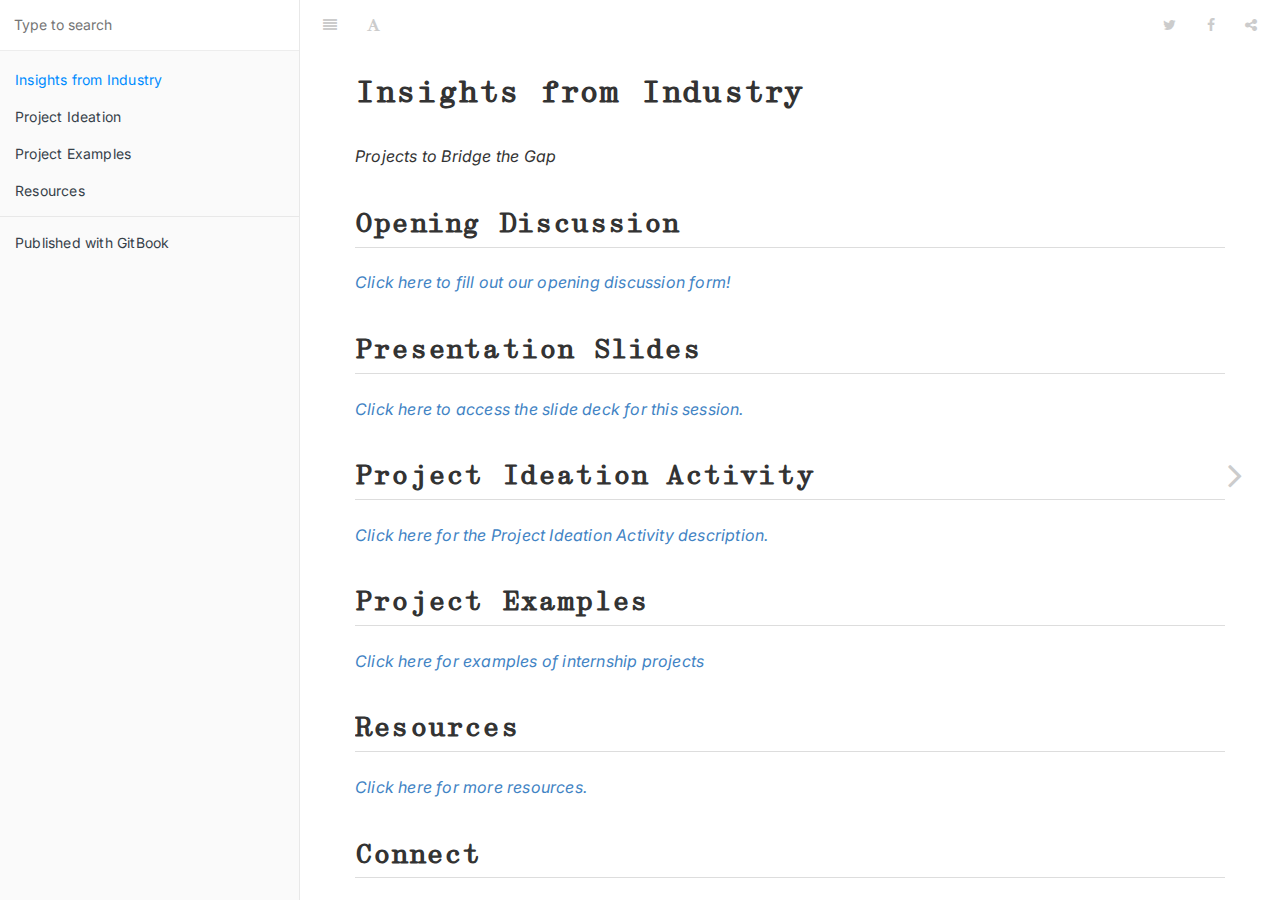
<file: index.html>
<!DOCTYPE HTML>
<html lang="" >
    <head>
        <meta charset="UTF-8">
        <meta content="text/html; charset=utf-8" http-equiv="Content-Type">
        <title>Insights from Industry · Insights from Industry</title>
        <meta http-equiv="X-UA-Compatible" content="IE=edge" />
        <meta name="description" content="">
        <meta name="generator" content="GitBook 3.2.3">
        
        
        
    
    <link rel="stylesheet" href="gitbook/style.css">

    
            
                
                <link rel="stylesheet" href="gitbook/gitbook-plugin-highlight/website.css">
                
            
                
                <link rel="stylesheet" href="gitbook/gitbook-plugin-search/search.css">
                
            
                
                <link rel="stylesheet" href="gitbook/gitbook-plugin-fontsettings/website.css">
                
            
        

    

    
        
    
        
    
        
    
        
    
        
    
        
        <link rel="stylesheet" href="styles/website.css">
        
    

        
    
    
    <meta name="HandheldFriendly" content="true"/>
    <meta name="viewport" content="width=device-width, initial-scale=1, user-scalable=no">
    <meta name="apple-mobile-web-app-capable" content="yes">
    <meta name="apple-mobile-web-app-status-bar-style" content="black">
    <link rel="apple-touch-icon-precomposed" sizes="152x152" href="gitbook/images/apple-touch-icon-precomposed-152.png">
    <link rel="shortcut icon" href="gitbook/images/favicon.ico" type="image/x-icon">

    
    <link rel="next" href="ProjectIdeation.html" />
    
    

    </head>
    <body>
        
<div class="book">
    <div class="book-summary">
        
            
<div id="book-search-input" role="search">
    <input type="text" placeholder="Type to search" />
</div>

            
                <nav role="navigation">
                


<ul class="summary">
    
    

    

    
        
        
    
        <li class="chapter active" data-level="1.1" data-path="./">
            
                <a href="./">
            
                    
                    Insights from Industry
            
                </a>
            

            
        </li>
    
        <li class="chapter " data-level="1.2" data-path="ProjectIdeation.html">
            
                <a href="ProjectIdeation.html">
            
                    
                    Project Ideation
            
                </a>
            

            
        </li>
    
        <li class="chapter " data-level="1.3" data-path="ProjectExamples.html">
            
                <a href="ProjectExamples.html">
            
                    
                    Project Examples
            
                </a>
            

            
        </li>
    
        <li class="chapter " data-level="1.4" data-path="Resources.html">
            
                <a href="Resources.html">
            
                    
                    Resources
            
                </a>
            

            
        </li>
    

    

    <li class="divider"></li>

    <li>
        <a href="https://www.gitbook.com" target="blank" class="gitbook-link">
            Published with GitBook
        </a>
    </li>
</ul>


                </nav>
            
        
    </div>

    <div class="book-body">
        
            <div class="body-inner">
                
                    

<div class="book-header" role="navigation">
    

    <!-- Title -->
    <h1>
        <i class="fa fa-circle-o-notch fa-spin"></i>
        <a href="." >Insights from Industry</a>
    </h1>
</div>




                    <div class="page-wrapper" tabindex="-1" role="main">
                        <div class="page-inner">
                            
<div id="book-search-results">
    <div class="search-noresults">
    
                                <section class="normal markdown-section">
                                
                                <h1 id="insights-from-industry">Insights from Industry</h1>
<p><em>Projects to Bridge the Gap</em></p>
<h2 id="opening-discussion">Opening Discussion</h2>
<p><a href="https://forms.office.com/r/0KeGHUgrSg" target="_blank">Click here to fill out our opening discussion form!</a></p>
<h2 id="presentation-slides">Presentation Slides</h2>
<p><a href="https://docs.google.com/presentation/d/1swran9DEgRweEjRCqZy858ZWYEgB_o5GhZsMJkZbU_8/edit?usp=sharing" target="_blank">Click here to access the slide deck for this session.</a></p>
<h2 id="project-ideation-activity">Project Ideation Activity</h2>
<p><a href="ProjectIdeation.html">Click here for the Project Ideation Activity description.</a></p>
<h2 id="project-examples">Project Examples</h2>
<p><a href="GitHubCurriculumExamples.md">Click here for examples of internship projects</a></p>
<h2 id="resources">Resources</h2>
<p><a href="Resources.html">Click here for more resources.</a></p>
<h2 id="connect">Connect</h2>
<p>Send an email to <a href="mailto:joseph.maxwell@hyland.com" target="_blank">joseph.maxwell@hyland.com</a> or <a href="https://www.linkedin.com/in/joseph-maxwell-0bb34255/" target="_blank">add me on LinkedIn!</a></p>

                                
                                </section>
                            
    </div>
    <div class="search-results">
        <div class="has-results">
            
            <h1 class="search-results-title"><span class='search-results-count'></span> results matching "<span class='search-query'></span>"</h1>
            <ul class="search-results-list"></ul>
            
        </div>
        <div class="no-results">
            
            <h1 class="search-results-title">No results matching "<span class='search-query'></span>"</h1>
            
        </div>
    </div>
</div>

                        </div>
                    </div>
                
            </div>

            
                
                
                <a href="ProjectIdeation.html" class="navigation navigation-next navigation-unique" aria-label="Next page: Project Ideation">
                    <i class="fa fa-angle-right"></i>
                </a>
                
            
        
    </div>

    <script>
        var gitbook = gitbook || [];
        gitbook.push(function() {
            gitbook.page.hasChanged({"page":{"title":"Insights from Industry","level":"1.1","depth":1,"next":{"title":"Project Ideation","level":"1.2","depth":1,"path":"ProjectIdeation.md","ref":"ProjectIdeation.md","articles":[]},"dir":"ltr"},"config":{"plugins":[],"styles":{"pdf":"styles/pdf.css","epub":"styles/epub.css","mobi":"styles/mobi.css","ebook":"styles/ebook.css","print":"styles/print.css","website":"styles/website.css"},"pluginsConfig":{"highlight":{},"search":{},"lunr":{"maxIndexSize":1000000,"ignoreSpecialCharacters":false},"sharing":{"facebook":true,"twitter":true,"google":false,"weibo":false,"instapaper":false,"vk":false,"all":["facebook","google","twitter","weibo","instapaper"]},"fontsettings":{"theme":"white","family":"sans","size":2},"theme-default":{"styles":{"pdf":"styles/pdf.css","epub":"styles/epub.css","mobi":"styles/mobi.css","ebook":"styles/ebook.css","print":"styles/print.css","website":"styles/website.css"},"showLevel":false}},"theme":"default","pdf":{"pageNumbers":true,"fontSize":12,"fontFamily":"Arial","paperSize":"a4","chapterMark":"pagebreak","pageBreaksBefore":"/","margin":{"right":62,"left":62,"top":56,"bottom":56}},"structure":{"langs":"LANGS.md","readme":"README.md","glossary":"GLOSSARY.md","summary":"SUMMARY.md"},"variables":{},"title":"Insights from Industry","gitbook":"*"},"file":{"path":"README.md","mtime":"2025-06-18T14:37:13.655Z","type":"markdown"},"gitbook":{"version":"3.2.3","time":"2025-06-18T14:37:42.208Z"},"basePath":".","book":{"language":""}});
        });
    </script>
</div>

        
    <script src="gitbook/gitbook.js"></script>
    <script src="gitbook/theme.js"></script>
    
        
        <script src="gitbook/gitbook-plugin-search/search-engine.js"></script>
        
    
        
        <script src="gitbook/gitbook-plugin-search/search.js"></script>
        
    
        
        <script src="gitbook/gitbook-plugin-lunr/lunr.min.js"></script>
        
    
        
        <script src="gitbook/gitbook-plugin-lunr/search-lunr.js"></script>
        
    
        
        <script src="gitbook/gitbook-plugin-sharing/buttons.js"></script>
        
    
        
        <script src="gitbook/gitbook-plugin-fontsettings/fontsettings.js"></script>
        
    

    </body>
</html>
</file>
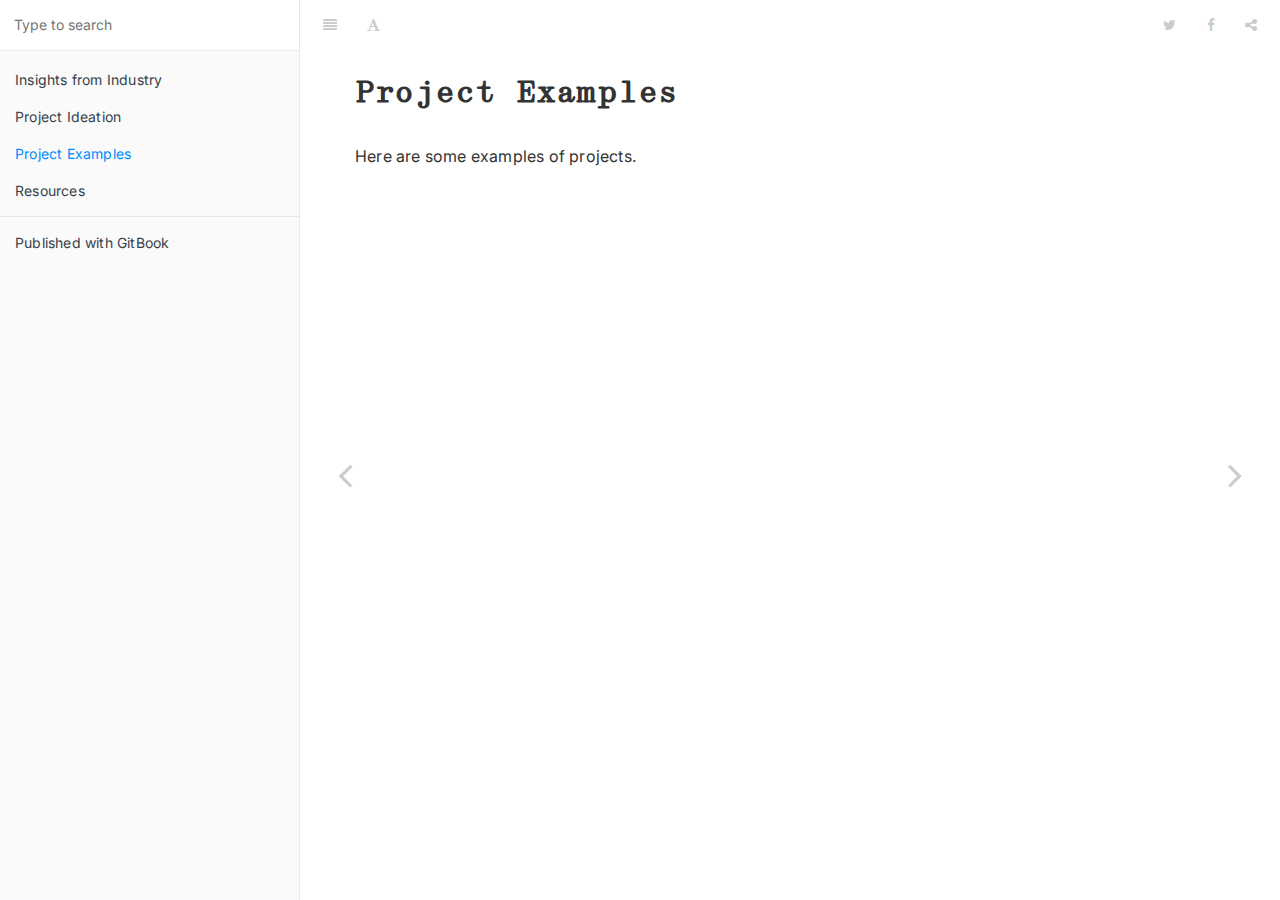
<file: ProjectExamples.html>
<!DOCTYPE HTML>
<html lang="" >
    <head>
        <meta charset="UTF-8">
        <meta content="text/html; charset=utf-8" http-equiv="Content-Type">
        <title>Project Examples · Insights from Industry</title>
        <meta http-equiv="X-UA-Compatible" content="IE=edge" />
        <meta name="description" content="">
        <meta name="generator" content="GitBook 3.2.3">
        
        
        
    
    <link rel="stylesheet" href="gitbook/style.css">

    
            
                
                <link rel="stylesheet" href="gitbook/gitbook-plugin-highlight/website.css">
                
            
                
                <link rel="stylesheet" href="gitbook/gitbook-plugin-search/search.css">
                
            
                
                <link rel="stylesheet" href="gitbook/gitbook-plugin-fontsettings/website.css">
                
            
        

    

    
        
    
        
    
        
    
        
    
        
    
        
        <link rel="stylesheet" href="styles/website.css">
        
    

        
    
    
    <meta name="HandheldFriendly" content="true"/>
    <meta name="viewport" content="width=device-width, initial-scale=1, user-scalable=no">
    <meta name="apple-mobile-web-app-capable" content="yes">
    <meta name="apple-mobile-web-app-status-bar-style" content="black">
    <link rel="apple-touch-icon-precomposed" sizes="152x152" href="gitbook/images/apple-touch-icon-precomposed-152.png">
    <link rel="shortcut icon" href="gitbook/images/favicon.ico" type="image/x-icon">

    
    <link rel="next" href="Resources.html" />
    
    
    <link rel="prev" href="ProjectIdeation.html" />
    

    </head>
    <body>
        
<div class="book">
    <div class="book-summary">
        
            
<div id="book-search-input" role="search">
    <input type="text" placeholder="Type to search" />
</div>

            
                <nav role="navigation">
                


<ul class="summary">
    
    

    

    
        
        
    
        <li class="chapter " data-level="1.1" data-path="./">
            
                <a href="./">
            
                    
                    Insights from Industry
            
                </a>
            

            
        </li>
    
        <li class="chapter " data-level="1.2" data-path="ProjectIdeation.html">
            
                <a href="ProjectIdeation.html">
            
                    
                    Project Ideation
            
                </a>
            

            
        </li>
    
        <li class="chapter active" data-level="1.3" data-path="ProjectExamples.html">
            
                <a href="ProjectExamples.html">
            
                    
                    Project Examples
            
                </a>
            

            
        </li>
    
        <li class="chapter " data-level="1.4" data-path="Resources.html">
            
                <a href="Resources.html">
            
                    
                    Resources
            
                </a>
            

            
        </li>
    

    

    <li class="divider"></li>

    <li>
        <a href="https://www.gitbook.com" target="blank" class="gitbook-link">
            Published with GitBook
        </a>
    </li>
</ul>


                </nav>
            
        
    </div>

    <div class="book-body">
        
            <div class="body-inner">
                
                    

<div class="book-header" role="navigation">
    

    <!-- Title -->
    <h1>
        <i class="fa fa-circle-o-notch fa-spin"></i>
        <a href="." >Project Examples</a>
    </h1>
</div>




                    <div class="page-wrapper" tabindex="-1" role="main">
                        <div class="page-inner">
                            
<div id="book-search-results">
    <div class="search-noresults">
    
                                <section class="normal markdown-section">
                                
                                <h1 id="project-examples">Project Examples</h1>
<p>Here are some examples of projects.</p>

                                
                                </section>
                            
    </div>
    <div class="search-results">
        <div class="has-results">
            
            <h1 class="search-results-title"><span class='search-results-count'></span> results matching "<span class='search-query'></span>"</h1>
            <ul class="search-results-list"></ul>
            
        </div>
        <div class="no-results">
            
            <h1 class="search-results-title">No results matching "<span class='search-query'></span>"</h1>
            
        </div>
    </div>
</div>

                        </div>
                    </div>
                
            </div>

            
                
                <a href="ProjectIdeation.html" class="navigation navigation-prev " aria-label="Previous page: Project Ideation">
                    <i class="fa fa-angle-left"></i>
                </a>
                
                
                <a href="Resources.html" class="navigation navigation-next " aria-label="Next page: Resources">
                    <i class="fa fa-angle-right"></i>
                </a>
                
            
        
    </div>

    <script>
        var gitbook = gitbook || [];
        gitbook.push(function() {
            gitbook.page.hasChanged({"page":{"title":"Project Examples","level":"1.3","depth":1,"next":{"title":"Resources","level":"1.4","depth":1,"path":"Resources.md","ref":"Resources.md","articles":[]},"previous":{"title":"Project Ideation","level":"1.2","depth":1,"path":"ProjectIdeation.md","ref":"ProjectIdeation.md","articles":[]},"dir":"ltr"},"config":{"plugins":[],"styles":{"pdf":"styles/pdf.css","epub":"styles/epub.css","mobi":"styles/mobi.css","ebook":"styles/ebook.css","print":"styles/print.css","website":"styles/website.css"},"pluginsConfig":{"highlight":{},"search":{},"lunr":{"maxIndexSize":1000000,"ignoreSpecialCharacters":false},"sharing":{"facebook":true,"twitter":true,"google":false,"weibo":false,"instapaper":false,"vk":false,"all":["facebook","google","twitter","weibo","instapaper"]},"fontsettings":{"theme":"white","family":"sans","size":2},"theme-default":{"styles":{"pdf":"styles/pdf.css","epub":"styles/epub.css","mobi":"styles/mobi.css","ebook":"styles/ebook.css","print":"styles/print.css","website":"styles/website.css"},"showLevel":false}},"theme":"default","pdf":{"pageNumbers":true,"fontSize":12,"fontFamily":"Arial","paperSize":"a4","chapterMark":"pagebreak","pageBreaksBefore":"/","margin":{"right":62,"left":62,"top":56,"bottom":56}},"structure":{"langs":"LANGS.md","readme":"README.md","glossary":"GLOSSARY.md","summary":"SUMMARY.md"},"variables":{},"title":"Insights from Industry","gitbook":"*"},"file":{"path":"ProjectExamples.md","mtime":"2025-06-11T13:12:43.042Z","type":"markdown"},"gitbook":{"version":"3.2.3","time":"2025-06-11T13:13:11.099Z"},"basePath":".","book":{"language":""}});
        });
    </script>
</div>

        
    <script src="gitbook/gitbook.js"></script>
    <script src="gitbook/theme.js"></script>
    
        
        <script src="gitbook/gitbook-plugin-search/search-engine.js"></script>
        
    
        
        <script src="gitbook/gitbook-plugin-search/search.js"></script>
        
    
        
        <script src="gitbook/gitbook-plugin-lunr/lunr.min.js"></script>
        
    
        
        <script src="gitbook/gitbook-plugin-lunr/search-lunr.js"></script>
        
    
        
        <script src="gitbook/gitbook-plugin-sharing/buttons.js"></script>
        
    
        
        <script src="gitbook/gitbook-plugin-fontsettings/fontsettings.js"></script>
        
    

    </body>
</html>
</file>
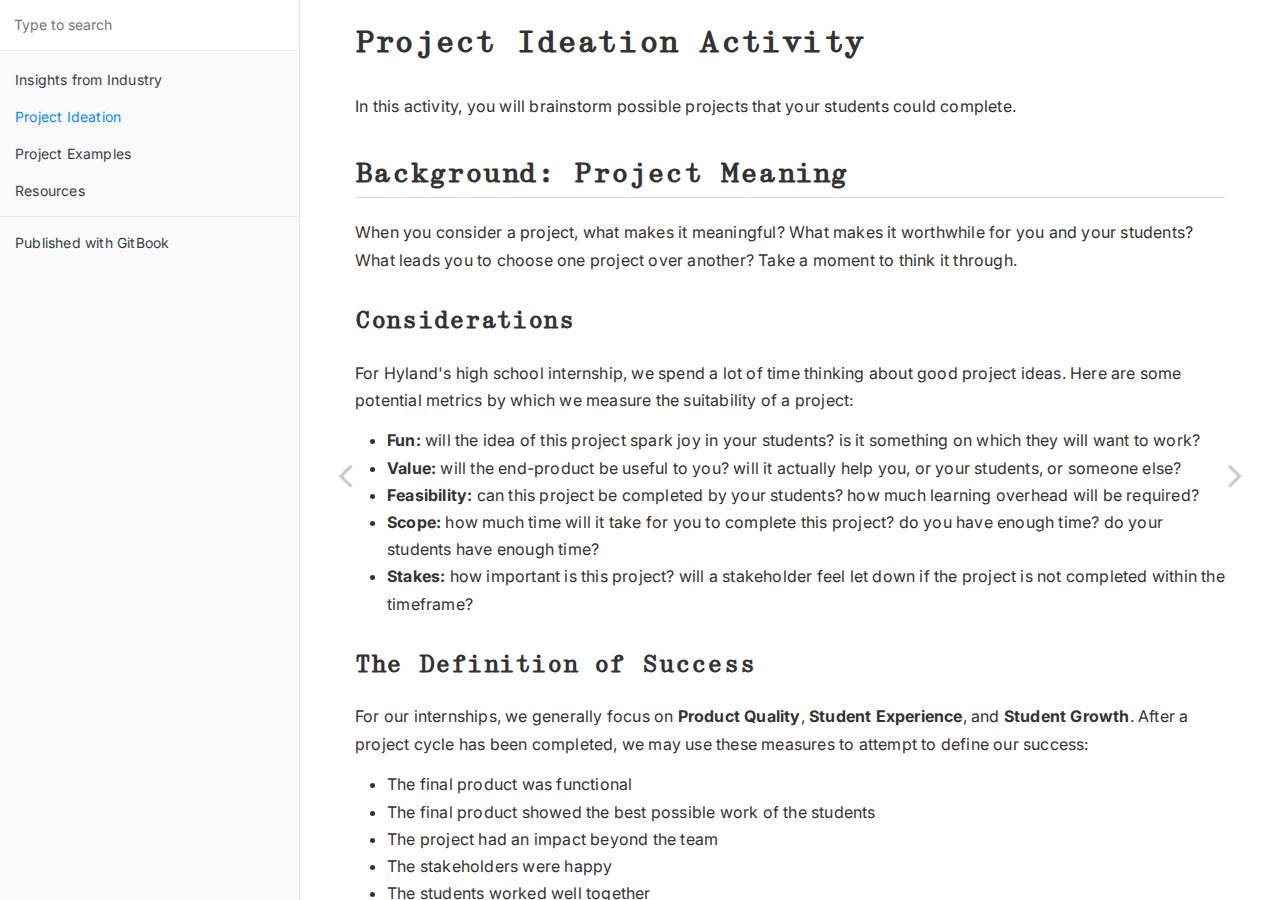
<file: ProjectIdeation.html>
<!DOCTYPE HTML>
<html lang="" >
    <head>
        <meta charset="UTF-8">
        <meta content="text/html; charset=utf-8" http-equiv="Content-Type">
        <title>Project Ideation · Insights from Industry</title>
        <meta http-equiv="X-UA-Compatible" content="IE=edge" />
        <meta name="description" content="">
        <meta name="generator" content="GitBook 3.2.3">
        
        
        
    
    <link rel="stylesheet" href="gitbook/style.css">

    
            
                
                <link rel="stylesheet" href="gitbook/gitbook-plugin-highlight/website.css">
                
            
                
                <link rel="stylesheet" href="gitbook/gitbook-plugin-search/search.css">
                
            
                
                <link rel="stylesheet" href="gitbook/gitbook-plugin-fontsettings/website.css">
                
            
        

    

    
        
    
        
    
        
    
        
    
        
    
        
        <link rel="stylesheet" href="styles/website.css">
        
    

        
    
    
    <meta name="HandheldFriendly" content="true"/>
    <meta name="viewport" content="width=device-width, initial-scale=1, user-scalable=no">
    <meta name="apple-mobile-web-app-capable" content="yes">
    <meta name="apple-mobile-web-app-status-bar-style" content="black">
    <link rel="apple-touch-icon-precomposed" sizes="152x152" href="gitbook/images/apple-touch-icon-precomposed-152.png">
    <link rel="shortcut icon" href="gitbook/images/favicon.ico" type="image/x-icon">

    
    <link rel="next" href="ProjectExamples.html" />
    
    
    <link rel="prev" href="./" />
    

    </head>
    <body>
        
<div class="book">
    <div class="book-summary">
        
            
<div id="book-search-input" role="search">
    <input type="text" placeholder="Type to search" />
</div>

            
                <nav role="navigation">
                


<ul class="summary">
    
    

    

    
        
        
    
        <li class="chapter " data-level="1.1" data-path="./">
            
                <a href="./">
            
                    
                    Insights from Industry
            
                </a>
            

            
        </li>
    
        <li class="chapter active" data-level="1.2" data-path="ProjectIdeation.html">
            
                <a href="ProjectIdeation.html">
            
                    
                    Project Ideation
            
                </a>
            

            
        </li>
    
        <li class="chapter " data-level="1.3" data-path="ProjectExamples.html">
            
                <a href="ProjectExamples.html">
            
                    
                    Project Examples
            
                </a>
            

            
        </li>
    
        <li class="chapter " data-level="1.4" data-path="Resources.html">
            
                <a href="Resources.html">
            
                    
                    Resources
            
                </a>
            

            
        </li>
    

    

    <li class="divider"></li>

    <li>
        <a href="https://www.gitbook.com" target="blank" class="gitbook-link">
            Published with GitBook
        </a>
    </li>
</ul>


                </nav>
            
        
    </div>

    <div class="book-body">
        
            <div class="body-inner">
                
                    

<div class="book-header" role="navigation">
    

    <!-- Title -->
    <h1>
        <i class="fa fa-circle-o-notch fa-spin"></i>
        <a href="." >Project Ideation</a>
    </h1>
</div>




                    <div class="page-wrapper" tabindex="-1" role="main">
                        <div class="page-inner">
                            
<div id="book-search-results">
    <div class="search-noresults">
    
                                <section class="normal markdown-section">
                                
                                <h1 id="project-ideation-activity">Project Ideation Activity</h1>
<p>In this activity, you will brainstorm possible projects that your students could complete.</p>
<h2 id="background-project-meaning">Background: Project Meaning</h2>
<p>When you consider a project, what makes it meaningful? What makes it worthwhile for you and your students? What leads you to choose one project over another? Take a moment to think it through.</p>
<h3 id="considerations">Considerations</h3>
<p>For Hyland&apos;s high school internship, we spend a lot of time thinking about good project ideas. Here are some potential metrics by which we measure the suitability of a project:</p>
<ul>
<li><strong>Fun:</strong> will the idea of this project spark joy in your students? is it something on which they will want to work?</li>
<li><strong>Value:</strong> will the end-product be useful to you? will it actually help you, or your students, or someone else?</li>
<li><strong>Feasibility:</strong> can this project be completed by your students? how much learning overhead will be required?</li>
<li><strong>Scope:</strong> how much time will it take for you to complete this project? do you have enough time? do your students have enough time?</li>
<li><strong>Stakes:</strong> how important is this project? will a stakeholder feel let down if the project is not completed within the timeframe?</li>
</ul>
<h3 id="the-definition-of-success">The Definition of Success</h3>
<p>For our internships, we generally focus on <strong>Product Quality</strong>, <strong>Student Experience</strong>, and <strong>Student Growth</strong>. After a project cycle has been completed, we may use these measures to attempt to define our success:</p>
<ul>
<li>The final product was functional</li>
<li>The final product showed the best possible work of the students</li>
<li>The project had an impact beyond the team</li>
<li>The stakeholders were happy</li>
<li>The students worked well together</li>
<li>The students learned new things</li>
<li>The students improved their coding skills</li>
<li>The students were exposed to new ideas</li>
<li>The students had fun</li>
<li>The students felt inspired</li>
<li>The students met their own individual goals</li>
</ul>
<p>Considering these potential metrics can be helpful when deciding which type of project to do. If you want to maximize student experience, you may choose a more fun and low-stakes project, whereas if you want to maximize product quality, you may choose a more feasible and valuable project. If you are ONLY concerned with student growth, you may not need to worry about scope, and can push students to work on something that may never be complete. Our team usually leans toward student experience, because we really want to inspire our students and enrich their lives. We are less concerned with amazing final products or incredible student skill-building, but a lot of that comes down to the projects themselves.</p>
<h2 id="exercise-project-ideas">Exercise: Project Ideas</h2>
<p>With all of this in mind, try to think of as many possible project ideas as you can! Blue sky, no bad ideas. Write them down on paper or in a document. These could be:</p>
<ul>
<li>Products that would help you in your day-to-day life</li>
<li>Products that would help your work</li>
<li>Products that would help a non-profit organization of some kind</li>
<li>Products that are purely just for fun</li>
<li>Products that could be valuable from a business perspective</li>
</ul>
<h3 id="ranking-the-projects">Ranking the Projects</h3>
<p>Once you have written down as many project ideas as you can, it&apos;s time to rank them! Give each project a score in these categories:</p>
<ul>
<li>Fun (1: no fun, 5: super fun)</li>
<li>Value (1: useless, 5: would use all the time)</li>
<li>Feasibility (1: super simple/easy, 5: extremely complex/difficult)</li>
<li>Scope (1: doable with very little time, 5: would take a very long time)</li>
<li>Stakes (1: does not really matter to anyone, 5: matters a lot to someone)</li>
</ul>
<p>You can weigh each category based on whatever <em>you</em> think makes the most sense. You can also add your own categories, or remove any of these categories, or come up with an entirely different system to rank your projects! The purpose of this exercise is to provide <em>some</em> way by which to compare different project ideas, and explain what has worked for the small team at Hyland.</p>

                                
                                </section>
                            
    </div>
    <div class="search-results">
        <div class="has-results">
            
            <h1 class="search-results-title"><span class='search-results-count'></span> results matching "<span class='search-query'></span>"</h1>
            <ul class="search-results-list"></ul>
            
        </div>
        <div class="no-results">
            
            <h1 class="search-results-title">No results matching "<span class='search-query'></span>"</h1>
            
        </div>
    </div>
</div>

                        </div>
                    </div>
                
            </div>

            
                
                <a href="./" class="navigation navigation-prev " aria-label="Previous page: Insights from Industry">
                    <i class="fa fa-angle-left"></i>
                </a>
                
                
                <a href="ProjectExamples.html" class="navigation navigation-next " aria-label="Next page: Project Examples">
                    <i class="fa fa-angle-right"></i>
                </a>
                
            
        
    </div>

    <script>
        var gitbook = gitbook || [];
        gitbook.push(function() {
            gitbook.page.hasChanged({"page":{"title":"Project Ideation","level":"1.2","depth":1,"next":{"title":"Project Examples","level":"1.3","depth":1,"path":"ProjectExamples.md","ref":"ProjectExamples.md","articles":[]},"previous":{"title":"Insights from Industry","level":"1.1","depth":1,"path":"README.md","ref":"README.md","articles":[]},"dir":"ltr"},"config":{"plugins":[],"styles":{"pdf":"styles/pdf.css","epub":"styles/epub.css","mobi":"styles/mobi.css","ebook":"styles/ebook.css","print":"styles/print.css","website":"styles/website.css"},"pluginsConfig":{"highlight":{},"search":{},"lunr":{"maxIndexSize":1000000,"ignoreSpecialCharacters":false},"sharing":{"facebook":true,"twitter":true,"google":false,"weibo":false,"instapaper":false,"vk":false,"all":["facebook","google","twitter","weibo","instapaper"]},"fontsettings":{"theme":"white","family":"sans","size":2},"theme-default":{"styles":{"pdf":"styles/pdf.css","epub":"styles/epub.css","mobi":"styles/mobi.css","ebook":"styles/ebook.css","print":"styles/print.css","website":"styles/website.css"},"showLevel":false}},"theme":"default","pdf":{"pageNumbers":true,"fontSize":12,"fontFamily":"Arial","paperSize":"a4","chapterMark":"pagebreak","pageBreaksBefore":"/","margin":{"right":62,"left":62,"top":56,"bottom":56}},"structure":{"langs":"LANGS.md","readme":"README.md","glossary":"GLOSSARY.md","summary":"SUMMARY.md"},"variables":{},"title":"Insights from Industry","gitbook":"*"},"file":{"path":"ProjectIdeation.md","mtime":"2025-06-16T18:39:11.969Z","type":"markdown"},"gitbook":{"version":"3.2.3","time":"2025-06-16T18:39:41.058Z"},"basePath":".","book":{"language":""}});
        });
    </script>
</div>

        
    <script src="gitbook/gitbook.js"></script>
    <script src="gitbook/theme.js"></script>
    
        
        <script src="gitbook/gitbook-plugin-search/search-engine.js"></script>
        
    
        
        <script src="gitbook/gitbook-plugin-search/search.js"></script>
        
    
        
        <script src="gitbook/gitbook-plugin-lunr/lunr.min.js"></script>
        
    
        
        <script src="gitbook/gitbook-plugin-lunr/search-lunr.js"></script>
        
    
        
        <script src="gitbook/gitbook-plugin-sharing/buttons.js"></script>
        
    
        
        <script src="gitbook/gitbook-plugin-fontsettings/fontsettings.js"></script>
        
    

    </body>
</html>
</file>
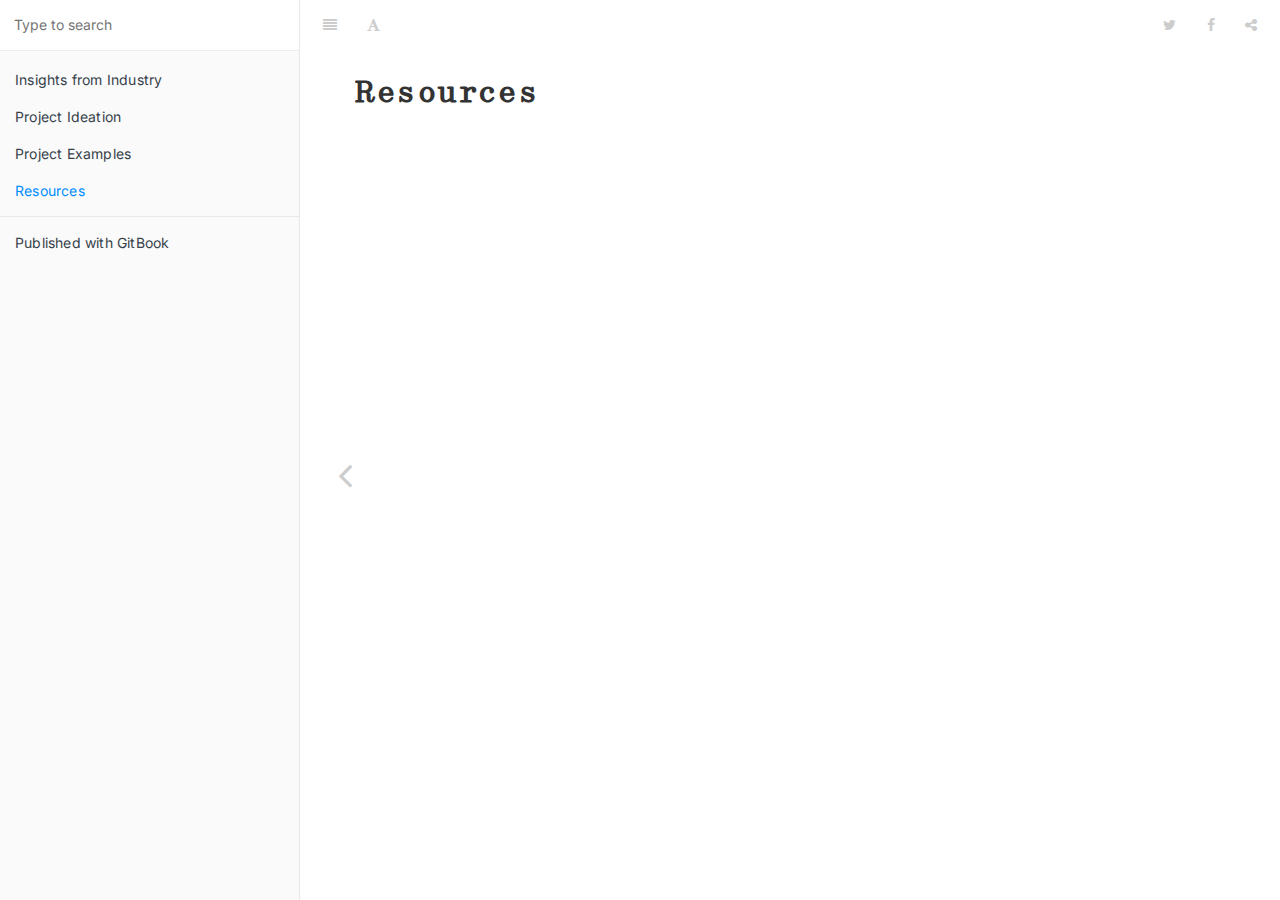
<file: Resources.html>
<!DOCTYPE HTML>
<html lang="" >
    <head>
        <meta charset="UTF-8">
        <meta content="text/html; charset=utf-8" http-equiv="Content-Type">
        <title>Resources · Insights from Industry</title>
        <meta http-equiv="X-UA-Compatible" content="IE=edge" />
        <meta name="description" content="">
        <meta name="generator" content="GitBook 3.2.3">
        
        
        
    
    <link rel="stylesheet" href="gitbook/style.css">

    
            
                
                <link rel="stylesheet" href="gitbook/gitbook-plugin-highlight/website.css">
                
            
                
                <link rel="stylesheet" href="gitbook/gitbook-plugin-search/search.css">
                
            
                
                <link rel="stylesheet" href="gitbook/gitbook-plugin-fontsettings/website.css">
                
            
        

    

    
        
    
        
    
        
    
        
    
        
    
        
        <link rel="stylesheet" href="styles/website.css">
        
    

        
    
    
    <meta name="HandheldFriendly" content="true"/>
    <meta name="viewport" content="width=device-width, initial-scale=1, user-scalable=no">
    <meta name="apple-mobile-web-app-capable" content="yes">
    <meta name="apple-mobile-web-app-status-bar-style" content="black">
    <link rel="apple-touch-icon-precomposed" sizes="152x152" href="gitbook/images/apple-touch-icon-precomposed-152.png">
    <link rel="shortcut icon" href="gitbook/images/favicon.ico" type="image/x-icon">

    
    
    <link rel="prev" href="ProjectExamples.html" />
    

    </head>
    <body>
        
<div class="book">
    <div class="book-summary">
        
            
<div id="book-search-input" role="search">
    <input type="text" placeholder="Type to search" />
</div>

            
                <nav role="navigation">
                


<ul class="summary">
    
    

    

    
        
        
    
        <li class="chapter " data-level="1.1" data-path="./">
            
                <a href="./">
            
                    
                    Insights from Industry
            
                </a>
            

            
        </li>
    
        <li class="chapter " data-level="1.2" data-path="ProjectIdeation.html">
            
                <a href="ProjectIdeation.html">
            
                    
                    Project Ideation
            
                </a>
            

            
        </li>
    
        <li class="chapter " data-level="1.3" data-path="ProjectExamples.html">
            
                <a href="ProjectExamples.html">
            
                    
                    Project Examples
            
                </a>
            

            
        </li>
    
        <li class="chapter active" data-level="1.4" data-path="Resources.html">
            
                <a href="Resources.html">
            
                    
                    Resources
            
                </a>
            

            
        </li>
    

    

    <li class="divider"></li>

    <li>
        <a href="https://www.gitbook.com" target="blank" class="gitbook-link">
            Published with GitBook
        </a>
    </li>
</ul>


                </nav>
            
        
    </div>

    <div class="book-body">
        
            <div class="body-inner">
                
                    

<div class="book-header" role="navigation">
    

    <!-- Title -->
    <h1>
        <i class="fa fa-circle-o-notch fa-spin"></i>
        <a href="." >Resources</a>
    </h1>
</div>




                    <div class="page-wrapper" tabindex="-1" role="main">
                        <div class="page-inner">
                            
<div id="book-search-results">
    <div class="search-noresults">
    
                                <section class="normal markdown-section">
                                
                                <h1 id="resources">Resources</h1>

                                
                                </section>
                            
    </div>
    <div class="search-results">
        <div class="has-results">
            
            <h1 class="search-results-title"><span class='search-results-count'></span> results matching "<span class='search-query'></span>"</h1>
            <ul class="search-results-list"></ul>
            
        </div>
        <div class="no-results">
            
            <h1 class="search-results-title">No results matching "<span class='search-query'></span>"</h1>
            
        </div>
    </div>
</div>

                        </div>
                    </div>
                
            </div>

            
                
                <a href="ProjectExamples.html" class="navigation navigation-prev navigation-unique" aria-label="Previous page: Project Examples">
                    <i class="fa fa-angle-left"></i>
                </a>
                
                
            
        
    </div>

    <script>
        var gitbook = gitbook || [];
        gitbook.push(function() {
            gitbook.page.hasChanged({"page":{"title":"Resources","level":"1.4","depth":1,"previous":{"title":"Project Examples","level":"1.3","depth":1,"path":"ProjectExamples.md","ref":"ProjectExamples.md","articles":[]},"dir":"ltr"},"config":{"plugins":[],"styles":{"pdf":"styles/pdf.css","epub":"styles/epub.css","mobi":"styles/mobi.css","ebook":"styles/ebook.css","print":"styles/print.css","website":"styles/website.css"},"pluginsConfig":{"highlight":{},"search":{},"lunr":{"maxIndexSize":1000000,"ignoreSpecialCharacters":false},"sharing":{"facebook":true,"twitter":true,"google":false,"weibo":false,"instapaper":false,"vk":false,"all":["facebook","google","twitter","weibo","instapaper"]},"fontsettings":{"theme":"white","family":"sans","size":2},"theme-default":{"styles":{"pdf":"styles/pdf.css","epub":"styles/epub.css","mobi":"styles/mobi.css","ebook":"styles/ebook.css","print":"styles/print.css","website":"styles/website.css"},"showLevel":false}},"theme":"default","pdf":{"pageNumbers":true,"fontSize":12,"fontFamily":"Arial","paperSize":"a4","chapterMark":"pagebreak","pageBreaksBefore":"/","margin":{"right":62,"left":62,"top":56,"bottom":56}},"structure":{"langs":"LANGS.md","readme":"README.md","glossary":"GLOSSARY.md","summary":"SUMMARY.md"},"variables":{},"title":"Insights from Industry","gitbook":"*"},"file":{"path":"Resources.md","mtime":"2025-06-11T13:12:43.043Z","type":"markdown"},"gitbook":{"version":"3.2.3","time":"2025-06-11T13:13:11.099Z"},"basePath":".","book":{"language":""}});
        });
    </script>
</div>

        
    <script src="gitbook/gitbook.js"></script>
    <script src="gitbook/theme.js"></script>
    
        
        <script src="gitbook/gitbook-plugin-search/search-engine.js"></script>
        
    
        
        <script src="gitbook/gitbook-plugin-search/search.js"></script>
        
    
        
        <script src="gitbook/gitbook-plugin-lunr/lunr.min.js"></script>
        
    
        
        <script src="gitbook/gitbook-plugin-lunr/search-lunr.js"></script>
        
    
        
        <script src="gitbook/gitbook-plugin-sharing/buttons.js"></script>
        
    
        
        <script src="gitbook/gitbook-plugin-fontsettings/fontsettings.js"></script>
        
    

    </body>
</html>
</file>
<file: gitbook/gitbook-plugin-highlight/website.css>
.book .book-body .page-wrapper .page-inner section.normal pre,
.book .book-body .page-wrapper .page-inner section.normal code {
  /* http://jmblog.github.com/color-themes-for-google-code-highlightjs */
  /* Tomorrow Comment */
  /* Tomorrow Red */
  /* Tomorrow Orange */
  /* Tomorrow Yellow */
  /* Tomorrow Green */
  /* Tomorrow Aqua */
  /* Tomorrow Blue */
  /* Tomorrow Purple */
}
.book .book-body .page-wrapper .page-inner section.normal pre .hljs-comment,
.book .book-body .page-wrapper .page-inner section.normal code .hljs-comment,
.book .book-body .page-wrapper .page-inner section.normal pre .hljs-title,
.book .book-body .page-wrapper .page-inner section.normal code .hljs-title {
  color: #8e908c;
}
.book .book-body .page-wrapper .page-inner section.normal pre .hljs-variable,
.book .book-body .page-wrapper .page-inner section.normal code .hljs-variable,
.book .book-body .page-wrapper .page-inner section.normal pre .hljs-attribute,
.book .book-body .page-wrapper .page-inner section.normal code .hljs-attribute,
.book .book-body .page-wrapper .page-inner section.normal pre .hljs-tag,
.book .book-body .page-wrapper .page-inner section.normal code .hljs-tag,
.book .book-body .page-wrapper .page-inner section.normal pre .hljs-regexp,
.book .book-body .page-wrapper .page-inner section.normal code .hljs-regexp,
.book .book-body .page-wrapper .page-inner section.normal pre .hljs-deletion,
.book .book-body .page-wrapper .page-inner section.normal code .hljs-deletion,
.book .book-body .page-wrapper .page-inner section.normal pre .ruby .hljs-constant,
.book .book-body .page-wrapper .page-inner section.normal code .ruby .hljs-constant,
.book .book-body .page-wrapper .page-inner section.normal pre .xml .hljs-tag .hljs-title,
.book .book-body .page-wrapper .page-inner section.normal code .xml .hljs-tag .hljs-title,
.book .book-body .page-wrapper .page-inner section.normal pre .xml .hljs-pi,
.book .book-body .page-wrapper .page-inner section.normal code .xml .hljs-pi,
.book .book-body .page-wrapper .page-inner section.normal pre .xml .hljs-doctype,
.book .book-body .page-wrapper .page-inner section.normal code .xml .hljs-doctype,
.book .book-body .page-wrapper .page-inner section.normal pre .html .hljs-doctype,
.book .book-body .page-wrapper .page-inner section.normal code .html .hljs-doctype,
.book .book-body .page-wrapper .page-inner section.normal pre .css .hljs-id,
.book .book-body .page-wrapper .page-inner section.normal code .css .hljs-id,
.book .book-body .page-wrapper .page-inner section.normal pre .css .hljs-class,
.book .book-body .page-wrapper .page-inner section.normal code .css .hljs-class,
.book .book-body .page-wrapper .page-inner section.normal pre .css .hljs-pseudo,
.book .book-body .page-wrapper .page-inner section.normal code .css .hljs-pseudo {
  color: #c82829;
}
.book .book-body .page-wrapper .page-inner section.normal pre .hljs-number,
.book .book-body .page-wrapper .page-inner section.normal code .hljs-number,
.book .book-body .page-wrapper .page-inner section.normal pre .hljs-preprocessor,
.book .book-body .page-wrapper .page-inner section.normal code .hljs-preprocessor,
.book .book-body .page-wrapper .page-inner section.normal pre .hljs-pragma,
.book .book-body .page-wrapper .page-inner section.normal code .hljs-pragma,
.book .book-body .page-wrapper .page-inner section.normal pre .hljs-built_in,
.book .book-body .page-wrapper .page-inner section.normal code .hljs-built_in,
.book .book-body .page-wrapper .page-inner section.normal pre .hljs-literal,
.book .book-body .page-wrapper .page-inner section.normal code .hljs-literal,
.book .book-body .page-wrapper .page-inner section.normal pre .hljs-params,
.book .book-body .page-wrapper .page-inner section.normal code .hljs-params,
.book .book-body .page-wrapper .page-inner section.normal pre .hljs-constant,
.book .book-body .page-wrapper .page-inner section.normal code .hljs-constant {
  color: #f5871f;
}
.book .book-body .page-wrapper .page-inner section.normal pre .ruby .hljs-class .hljs-title,
.book .book-body .page-wrapper .page-inner section.normal code .ruby .hljs-class .hljs-title,
.book .book-body .page-wrapper .page-inner section.normal pre .css .hljs-rules .hljs-attribute,
.book .book-body .page-wrapper .page-inner section.normal code .css .hljs-rules .hljs-attribute {
  color: #eab700;
}
.book .book-body .page-wrapper .page-inner section.normal pre .hljs-string,
.book .book-body .page-wrapper .page-inner section.normal code .hljs-string,
.book .book-body .page-wrapper .page-inner section.normal pre .hljs-value,
.book .book-body .page-wrapper .page-inner section.normal code .hljs-value,
.book .book-body .page-wrapper .page-inner section.normal pre .hljs-inheritance,
.book .book-body .page-wrapper .page-inner section.normal code .hljs-inheritance,
.book .book-body .page-wrapper .page-inner section.normal pre .hljs-header,
.book .book-body .page-wrapper .page-inner section.normal code .hljs-header,
.book .book-body .page-wrapper .page-inner section.normal pre .hljs-addition,
.book .book-body .page-wrapper .page-inner section.normal code .hljs-addition,
.book .book-body .page-wrapper .page-inner section.normal pre .ruby .hljs-symbol,
.book .book-body .page-wrapper .page-inner section.normal code .ruby .hljs-symbol,
.book .book-body .page-wrapper .page-inner section.normal pre .xml .hljs-cdata,
.book .book-body .page-wrapper .page-inner section.normal code .xml .hljs-cdata {
  color: #718c00;
}
.book .book-body .page-wrapper .page-inner section.normal pre .css .hljs-hexcolor,
.book .book-body .page-wrapper .page-inner section.normal code .css .hljs-hexcolor {
  color: #3e999f;
}
.book .book-body .page-wrapper .page-inner section.normal pre .hljs-function,
.book .book-body .page-wrapper .page-inner section.normal code .hljs-function,
.book .book-body .page-wrapper .page-inner section.normal pre .python .hljs-decorator,
.book .book-body .page-wrapper .page-inner section.normal code .python .hljs-decorator,
.book .book-body .page-wrapper .page-inner section.normal pre .python .hljs-title,
.book .book-body .page-wrapper .page-inner section.normal code .python .hljs-title,
.book .book-body .page-wrapper .page-inner section.normal pre .ruby .hljs-function .hljs-title,
.book .book-body .page-wrapper .page-inner section.normal code .ruby .hljs-function .hljs-title,
.book .book-body .page-wrapper .page-inner section.normal pre .ruby .hljs-title .hljs-keyword,
.book .book-body .page-wrapper .page-inner section.normal code .ruby .hljs-title .hljs-keyword,
.book .book-body .page-wrapper .page-inner section.normal pre .perl .hljs-sub,
.book .book-body .page-wrapper .page-inner section.normal code .perl .hljs-sub,
.book .book-body .page-wrapper .page-inner section.normal pre .javascript .hljs-title,
.book .book-body .page-wrapper .page-inner section.normal code .javascript .hljs-title,
.book .book-body .page-wrapper .page-inner section.normal pre .coffeescript .hljs-title,
.book .book-body .page-wrapper .page-inner section.normal code .coffeescript .hljs-title {
  color: #4271ae;
}
.book .book-body .page-wrapper .page-inner section.normal pre .hljs-keyword,
.book .book-body .page-wrapper .page-inner section.normal code .hljs-keyword,
.book .book-body .page-wrapper .page-inner section.normal pre .javascript .hljs-function,
.book .book-body .page-wrapper .page-inner section.normal code .javascript .hljs-function {
  color: #8959a8;
}
.book .book-body .page-wrapper .page-inner section.normal pre .hljs,
.book .book-body .page-wrapper .page-inner section.normal code .hljs {
  display: block;
  background: white;
  color: #4d4d4c;
  padding: 0.5em;
}
.book .book-body .page-wrapper .page-inner section.normal pre .coffeescript .javascript,
.book .book-body .page-wrapper .page-inner section.normal code .coffeescript .javascript,
.book .book-body .page-wrapper .page-inner section.normal pre .javascript .xml,
.book .book-body .page-wrapper .page-inner section.normal code .javascript .xml,
.book .book-body .page-wrapper .page-inner section.normal pre .tex .hljs-formula,
.book .book-body .page-wrapper .page-inner section.normal code .tex .hljs-formula,
.book .book-body .page-wrapper .page-inner section.normal pre .xml .javascript,
.book .book-body .page-wrapper .page-inner section.normal code .xml .javascript,
.book .book-body .page-wrapper .page-inner section.normal pre .xml .vbscript,
.book .book-body .page-wrapper .page-inner section.normal code .xml .vbscript,
.book .book-body .page-wrapper .page-inner section.normal pre .xml .css,
.book .book-body .page-wrapper .page-inner section.normal code .xml .css,
.book .book-body .page-wrapper .page-inner section.normal pre .xml .hljs-cdata,
.book .book-body .page-wrapper .page-inner section.normal code .xml .hljs-cdata {
  opacity: 0.5;
}
.book.color-theme-1 .book-body .page-wrapper .page-inner section.normal pre,
.book.color-theme-1 .book-body .page-wrapper .page-inner section.normal code {
  /*

Orginal Style from ethanschoonover.com/solarized (c) Jeremy Hull <sourdrums@gmail.com>

*/
  /* Solarized Green */
  /* Solarized Cyan */
  /* Solarized Blue */
  /* Solarized Yellow */
  /* Solarized Orange */
  /* Solarized Red */
  /* Solarized Violet */
}
.book.color-theme-1 .book-body .page-wrapper .page-inner section.normal pre .hljs,
.book.color-theme-1 .book-body .page-wrapper .page-inner section.normal code .hljs {
  display: block;
  padding: 0.5em;
  background: #fdf6e3;
  color: #657b83;
}
.book.color-theme-1 .book-body .page-wrapper .page-inner section.normal pre .hljs-comment,
.book.color-theme-1 .book-body .page-wrapper .page-inner section.normal code .hljs-comment,
.book.color-theme-1 .book-body .page-wrapper .page-inner section.normal pre .hljs-template_comment,
.book.color-theme-1 .book-body .page-wrapper .page-inner section.normal code .hljs-template_comment,
.book.color-theme-1 .book-body .page-wrapper .page-inner section.normal pre .diff .hljs-header,
.book.color-theme-1 .book-body .page-wrapper .page-inner section.normal code .diff .hljs-header,
.book.color-theme-1 .book-body .page-wrapper .page-inner section.normal pre .hljs-doctype,
.book.color-theme-1 .book-body .page-wrapper .page-inner section.normal code .hljs-doctype,
.book.color-theme-1 .book-body .page-wrapper .page-inner section.normal pre .hljs-pi,
.book.color-theme-1 .book-body .page-wrapper .page-inner section.normal code .hljs-pi,
.book.color-theme-1 .book-body .page-wrapper .page-inner section.normal pre .lisp .hljs-string,
.book.color-theme-1 .book-body .page-wrapper .page-inner section.normal code .lisp .hljs-string,
.book.color-theme-1 .book-body .page-wrapper .page-inner section.normal pre .hljs-javadoc,
.book.color-theme-1 .book-body .page-wrapper .page-inner section.normal code .hljs-javadoc {
  color: #93a1a1;
}
.book.color-theme-1 .book-body .page-wrapper .page-inner section.normal pre .hljs-keyword,
.book.color-theme-1 .book-body .page-wrapper .page-inner section.normal code .hljs-keyword,
.book.color-theme-1 .book-body .page-wrapper .page-inner section.normal pre .hljs-winutils,
.book.color-theme-1 .book-body .page-wrapper .page-inner section.normal code .hljs-winutils,
.book.color-theme-1 .book-body .page-wrapper .page-inner section.normal pre .method,
.book.color-theme-1 .book-body .page-wrapper .page-inner section.normal code .method,
.book.color-theme-1 .book-body .page-wrapper .page-inner section.normal pre .hljs-addition,
.book.color-theme-1 .book-body .page-wrapper .page-inner section.normal code .hljs-addition,
.book.color-theme-1 .book-body .page-wrapper .page-inner section.normal pre .css .hljs-tag,
.book.color-theme-1 .book-body .page-wrapper .page-inner section.normal code .css .hljs-tag,
.book.color-theme-1 .book-body .page-wrapper .page-inner section.normal pre .hljs-request,
.book.color-theme-1 .book-body .page-wrapper .page-inner section.normal code .hljs-request,
.book.color-theme-1 .book-body .page-wrapper .page-inner section.normal pre .hljs-status,
.book.color-theme-1 .book-body .page-wrapper .page-inner section.normal code .hljs-status,
.book.color-theme-1 .book-body .page-wrapper .page-inner section.normal pre .nginx .hljs-title,
.book.color-theme-1 .book-body .page-wrapper .page-inner section.normal code .nginx .hljs-title {
  color: #859900;
}
.book.color-theme-1 .book-body .page-wrapper .page-inner section.normal pre .hljs-number,
.book.color-theme-1 .book-body .page-wrapper .page-inner section.normal code .hljs-number,
.book.color-theme-1 .book-body .page-wrapper .page-inner section.normal pre .hljs-command,
.book.color-theme-1 .book-body .page-wrapper .page-inner section.normal code .hljs-command,
.book.color-theme-1 .book-body .page-wrapper .page-inner section.normal pre .hljs-string,
.book.color-theme-1 .book-body .page-wrapper .page-inner section.normal code .hljs-string,
.book.color-theme-1 .book-body .page-wrapper .page-inner section.normal pre .hljs-tag .hljs-value,
.book.color-theme-1 .book-body .page-wrapper .page-inner section.normal code .hljs-tag .hljs-value,
.book.color-theme-1 .book-body .page-wrapper .page-inner section.normal pre .hljs-rules .hljs-value,
.book.color-theme-1 .book-body .page-wrapper .page-inner section.normal code .hljs-rules .hljs-value,
.book.color-theme-1 .book-body .page-wrapper .page-inner section.normal pre .hljs-phpdoc,
.book.color-theme-1 .book-body .page-wrapper .page-inner section.normal code .hljs-phpdoc,
.book.color-theme-1 .book-body .page-wrapper .page-inner section.normal pre .tex .hljs-formula,
.book.color-theme-1 .book-body .page-wrapper .page-inner section.normal code .tex .hljs-formula,
.book.color-theme-1 .book-body .page-wrapper .page-inner section.normal pre .hljs-regexp,
.book.color-theme-1 .book-body .page-wrapper .page-inner section.normal code .hljs-regexp,
.book.color-theme-1 .book-body .page-wrapper .page-inner section.normal pre .hljs-hexcolor,
.book.color-theme-1 .book-body .page-wrapper .page-inner section.normal code .hljs-hexcolor,
.book.color-theme-1 .book-body .page-wrapper .page-inner section.normal pre .hljs-link_url,
.book.color-theme-1 .book-body .page-wrapper .page-inner section.normal code .hljs-link_url {
  color: #2aa198;
}
.book.color-theme-1 .book-body .page-wrapper .page-inner section.normal pre .hljs-title,
.book.color-theme-1 .book-body .page-wrapper .page-inner section.normal code .hljs-title,
.book.color-theme-1 .book-body .page-wrapper .page-inner section.normal pre .hljs-localvars,
.book.color-theme-1 .book-body .page-wrapper .page-inner section.normal code .hljs-localvars,
.book.color-theme-1 .book-body .page-wrapper .page-inner section.normal pre .hljs-chunk,
.book.color-theme-1 .book-body .page-wrapper .page-inner section.normal code .hljs-chunk,
.book.color-theme-1 .book-body .page-wrapper .page-inner section.normal pre .hljs-decorator,
.book.color-theme-1 .book-body .page-wrapper .page-inner section.normal code .hljs-decorator,
.book.color-theme-1 .book-body .page-wrapper .page-inner section.normal pre .hljs-built_in,
.book.color-theme-1 .book-body .page-wrapper .page-inner section.normal code .hljs-built_in,
.book.color-theme-1 .book-body .page-wrapper .page-inner section.normal pre .hljs-identifier,
.book.color-theme-1 .book-body .page-wrapper .page-inner section.normal code .hljs-identifier,
.book.color-theme-1 .book-body .page-wrapper .page-inner section.normal pre .vhdl .hljs-literal,
.book.color-theme-1 .book-body .page-wrapper .page-inner section.normal code .vhdl .hljs-literal,
.book.color-theme-1 .book-body .page-wrapper .page-inner section.normal pre .hljs-id,
.book.color-theme-1 .book-body .page-wrapper .page-inner section.normal code .hljs-id,
.book.color-theme-1 .book-body .page-wrapper .page-inner section.normal pre .css .hljs-function,
.book.color-theme-1 .book-body .page-wrapper .page-inner section.normal code .css .hljs-function {
  color: #268bd2;
}
.book.color-theme-1 .book-body .page-wrapper .page-inner section.normal pre .hljs-attribute,
.book.color-theme-1 .book-body .page-wrapper .page-inner section.normal code .hljs-attribute,
.book.color-theme-1 .book-body .page-wrapper .page-inner section.normal pre .hljs-variable,
.book.color-theme-1 .book-body .page-wrapper .page-inner section.normal code .hljs-variable,
.book.color-theme-1 .book-body .page-wrapper .page-inner section.normal pre .lisp .hljs-body,
.book.color-theme-1 .book-body .page-wrapper .page-inner section.normal code .lisp .hljs-body,
.book.color-theme-1 .book-body .page-wrapper .page-inner section.normal pre .smalltalk .hljs-number,
.book.color-theme-1 .book-body .page-wrapper .page-inner section.normal code .smalltalk .hljs-number,
.book.color-theme-1 .book-body .page-wrapper .page-inner section.normal pre .hljs-constant,
.book.color-theme-1 .book-body .page-wrapper .page-inner section.normal code .hljs-constant,
.book.color-theme-1 .book-body .page-wrapper .page-inner section.normal pre .hljs-class .hljs-title,
.book.color-theme-1 .book-body .page-wrapper .page-inner section.normal code .hljs-class .hljs-title,
.book.color-theme-1 .book-body .page-wrapper .page-inner section.normal pre .hljs-parent,
.book.color-theme-1 .book-body .page-wrapper .page-inner section.normal code .hljs-parent,
.book.color-theme-1 .book-body .page-wrapper .page-inner section.normal pre .haskell .hljs-type,
.book.color-theme-1 .book-body .page-wrapper .page-inner section.normal code .haskell .hljs-type,
.book.color-theme-1 .book-body .page-wrapper .page-inner section.normal pre .hljs-link_reference,
.book.color-theme-1 .book-body .page-wrapper .page-inner section.normal code .hljs-link_reference {
  color: #b58900;
}
.book.color-theme-1 .book-body .page-wrapper .page-inner section.normal pre .hljs-preprocessor,
.book.color-theme-1 .book-body .page-wrapper .page-inner section.normal code .hljs-preprocessor,
.book.color-theme-1 .book-body .page-wrapper .page-inner section.normal pre .hljs-preprocessor .hljs-keyword,
.book.color-theme-1 .book-body .page-wrapper .page-inner section.normal code .hljs-preprocessor .hljs-keyword,
.book.color-theme-1 .book-body .page-wrapper .page-inner section.normal pre .hljs-pragma,
.book.color-theme-1 .book-body .page-wrapper .page-inner section.normal code .hljs-pragma,
.book.color-theme-1 .book-body .page-wrapper .page-inner section.normal pre .hljs-shebang,
.book.color-theme-1 .book-body .page-wrapper .page-inner section.normal code .hljs-shebang,
.book.color-theme-1 .book-body .page-wrapper .page-inner section.normal pre .hljs-symbol,
.book.color-theme-1 .book-body .page-wrapper .page-inner section.normal code .hljs-symbol,
.book.color-theme-1 .book-body .page-wrapper .page-inner section.normal pre .hljs-symbol .hljs-string,
.book.color-theme-1 .book-body .page-wrapper .page-inner section.normal code .hljs-symbol .hljs-string,
.book.color-theme-1 .book-body .page-wrapper .page-inner section.normal pre .diff .hljs-change,
.book.color-theme-1 .book-body .page-wrapper .page-inner section.normal code .diff .hljs-change,
.book.color-theme-1 .book-body .page-wrapper .page-inner section.normal pre .hljs-special,
.book.color-theme-1 .book-body .page-wrapper .page-inner section.normal code .hljs-special,
.book.color-theme-1 .book-body .page-wrapper .page-inner section.normal pre .hljs-attr_selector,
.book.color-theme-1 .book-body .page-wrapper .page-inner section.normal code .hljs-attr_selector,
.book.color-theme-1 .book-body .page-wrapper .page-inner section.normal pre .hljs-subst,
.book.color-theme-1 .book-body .page-wrapper .page-inner section.normal code .hljs-subst,
.book.color-theme-1 .book-body .page-wrapper .page-inner section.normal pre .hljs-cdata,
.book.color-theme-1 .book-body .page-wrapper .page-inner section.normal code .hljs-cdata,
.book.color-theme-1 .book-body .page-wrapper .page-inner section.normal pre .clojure .hljs-title,
.book.color-theme-1 .book-body .page-wrapper .page-inner section.normal code .clojure .hljs-title,
.book.color-theme-1 .book-body .page-wrapper .page-inner section.normal pre .css .hljs-pseudo,
.book.color-theme-1 .book-body .page-wrapper .page-inner section.normal code .css .hljs-pseudo,
.book.color-theme-1 .book-body .page-wrapper .page-inner section.normal pre .hljs-header,
.book.color-theme-1 .book-body .page-wrapper .page-inner section.normal code .hljs-header {
  color: #cb4b16;
}
.book.color-theme-1 .book-body .page-wrapper .page-inner section.normal pre .hljs-deletion,
.book.color-theme-1 .book-body .page-wrapper .page-inner section.normal code .hljs-deletion,
.book.color-theme-1 .book-body .page-wrapper .page-inner section.normal pre .hljs-important,
.book.color-theme-1 .book-body .page-wrapper .page-inner section.normal code .hljs-important {
  color: #dc322f;
}
.book.color-theme-1 .book-body .page-wrapper .page-inner section.normal pre .hljs-link_label,
.book.color-theme-1 .book-body .page-wrapper .page-inner section.normal code .hljs-link_label {
  color: #6c71c4;
}
.book.color-theme-1 .book-body .page-wrapper .page-inner section.normal pre .tex .hljs-formula,
.book.color-theme-1 .book-body .page-wrapper .page-inner section.normal code .tex .hljs-formula {
  background: #eee8d5;
}
.book.color-theme-2 .book-body .page-wrapper .page-inner section.normal pre,
.book.color-theme-2 .book-body .page-wrapper .page-inner section.normal code {
  /* Tomorrow Night Bright Theme */
  /* Original theme - https://github.com/chriskempson/tomorrow-theme */
  /* http://jmblog.github.com/color-themes-for-google-code-highlightjs */
  /* Tomorrow Comment */
  /* Tomorrow Red */
  /* Tomorrow Orange */
  /* Tomorrow Yellow */
  /* Tomorrow Green */
  /* Tomorrow Aqua */
  /* Tomorrow Blue */
  /* Tomorrow Purple */
}
.book.color-theme-2 .book-body .page-wrapper .page-inner section.normal pre .hljs-comment,
.book.color-theme-2 .book-body .page-wrapper .page-inner section.normal code .hljs-comment,
.book.color-theme-2 .book-body .page-wrapper .page-inner section.normal pre .hljs-title,
.book.color-theme-2 .book-body .page-wrapper .page-inner section.normal code .hljs-title {
  color: #969896;
}
.book.color-theme-2 .book-body .page-wrapper .page-inner section.normal pre .hljs-variable,
.book.color-theme-2 .book-body .page-wrapper .page-inner section.normal code .hljs-variable,
.book.color-theme-2 .book-body .page-wrapper .page-inner section.normal pre .hljs-attribute,
.book.color-theme-2 .book-body .page-wrapper .page-inner section.normal code .hljs-attribute,
.book.color-theme-2 .book-body .page-wrapper .page-inner section.normal pre .hljs-tag,
.book.color-theme-2 .book-body .page-wrapper .page-inner section.normal code .hljs-tag,
.book.color-theme-2 .book-body .page-wrapper .page-inner section.normal pre .hljs-regexp,
.book.color-theme-2 .book-body .page-wrapper .page-inner section.normal code .hljs-regexp,
.book.color-theme-2 .book-body .page-wrapper .page-inner section.normal pre .hljs-deletion,
.book.color-theme-2 .book-body .page-wrapper .page-inner section.normal code .hljs-deletion,
.book.color-theme-2 .book-body .page-wrapper .page-inner section.normal pre .ruby .hljs-constant,
.book.color-theme-2 .book-body .page-wrapper .page-inner section.normal code .ruby .hljs-constant,
.book.color-theme-2 .book-body .page-wrapper .page-inner section.normal pre .xml .hljs-tag .hljs-title,
.book.color-theme-2 .book-body .page-wrapper .page-inner section.normal code .xml .hljs-tag .hljs-title,
.book.color-theme-2 .book-body .page-wrapper .page-inner section.normal pre .xml .hljs-pi,
.book.color-theme-2 .book-body .page-wrapper .page-inner section.normal code .xml .hljs-pi,
.book.color-theme-2 .book-body .page-wrapper .page-inner section.normal pre .xml .hljs-doctype,
.book.color-theme-2 .book-body .page-wrapper .page-inner section.normal code .xml .hljs-doctype,
.book.color-theme-2 .book-body .page-wrapper .page-inner section.normal pre .html .hljs-doctype,
.book.color-theme-2 .book-body .page-wrapper .page-inner section.normal code .html .hljs-doctype,
.book.color-theme-2 .book-body .page-wrapper .page-inner section.normal pre .css .hljs-id,
.book.color-theme-2 .book-body .page-wrapper .page-inner section.normal code .css .hljs-id,
.book.color-theme-2 .book-body .page-wrapper .page-inner section.normal pre .css .hljs-class,
.book.color-theme-2 .book-body .page-wrapper .page-inner section.normal code .css .hljs-class,
.book.color-theme-2 .book-body .page-wrapper .page-inner section.normal pre .css .hljs-pseudo,
.book.color-theme-2 .book-body .page-wrapper .page-inner section.normal code .css .hljs-pseudo {
  color: #d54e53;
}
.book.color-theme-2 .book-body .page-wrapper .page-inner section.normal pre .hljs-number,
.book.color-theme-2 .book-body .page-wrapper .page-inner section.normal code .hljs-number,
.book.color-theme-2 .book-body .page-wrapper .page-inner section.normal pre .hljs-preprocessor,
.book.color-theme-2 .book-body .page-wrapper .page-inner section.normal code .hljs-preprocessor,
.book.color-theme-2 .book-body .page-wrapper .page-inner section.normal pre .hljs-pragma,
.book.color-theme-2 .book-body .page-wrapper .page-inner section.normal code .hljs-pragma,
.book.color-theme-2 .book-body .page-wrapper .page-inner section.normal pre .hljs-built_in,
.book.color-theme-2 .book-body .page-wrapper .page-inner section.normal code .hljs-built_in,
.book.color-theme-2 .book-body .page-wrapper .page-inner section.normal pre .hljs-literal,
.book.color-theme-2 .book-body .page-wrapper .page-inner section.normal code .hljs-literal,
.book.color-theme-2 .book-body .page-wrapper .page-inner section.normal pre .hljs-params,
.book.color-theme-2 .book-body .page-wrapper .page-inner section.normal code .hljs-params,
.book.color-theme-2 .book-body .page-wrapper .page-inner section.normal pre .hljs-constant,
.book.color-theme-2 .book-body .page-wrapper .page-inner section.normal code .hljs-constant {
  color: #e78c45;
}
.book.color-theme-2 .book-body .page-wrapper .page-inner section.normal pre .ruby .hljs-class .hljs-title,
.book.color-theme-2 .book-body .page-wrapper .page-inner section.normal code .ruby .hljs-class .hljs-title,
.book.color-theme-2 .book-body .page-wrapper .page-inner section.normal pre .css .hljs-rules .hljs-attribute,
.book.color-theme-2 .book-body .page-wrapper .page-inner section.normal code .css .hljs-rules .hljs-attribute {
  color: #e7c547;
}
.book.color-theme-2 .book-body .page-wrapper .page-inner section.normal pre .hljs-string,
.book.color-theme-2 .book-body .page-wrapper .page-inner section.normal code .hljs-string,
.book.color-theme-2 .book-body .page-wrapper .page-inner section.normal pre .hljs-value,
.book.color-theme-2 .book-body .page-wrapper .page-inner section.normal code .hljs-value,
.book.color-theme-2 .book-body .page-wrapper .page-inner section.normal pre .hljs-inheritance,
.book.color-theme-2 .book-body .page-wrapper .page-inner section.normal code .hljs-inheritance,
.book.color-theme-2 .book-body .page-wrapper .page-inner section.normal pre .hljs-header,
.book.color-theme-2 .book-body .page-wrapper .page-inner section.normal code .hljs-header,
.book.color-theme-2 .book-body .page-wrapper .page-inner section.normal pre .hljs-addition,
.book.color-theme-2 .book-body .page-wrapper .page-inner section.normal code .hljs-addition,
.book.color-theme-2 .book-body .page-wrapper .page-inner section.normal pre .ruby .hljs-symbol,
.book.color-theme-2 .book-body .page-wrapper .page-inner section.normal code .ruby .hljs-symbol,
.book.color-theme-2 .book-body .page-wrapper .page-inner section.normal pre .xml .hljs-cdata,
.book.color-theme-2 .book-body .page-wrapper .page-inner section.normal code .xml .hljs-cdata {
  color: #b9ca4a;
}
.book.color-theme-2 .book-body .page-wrapper .page-inner section.normal pre .css .hljs-hexcolor,
.book.color-theme-2 .book-body .page-wrapper .page-inner section.normal code .css .hljs-hexcolor {
  color: #70c0b1;
}
.book.color-theme-2 .book-body .page-wrapper .page-inner section.normal pre .hljs-function,
.book.color-theme-2 .book-body .page-wrapper .page-inner section.normal code .hljs-function,
.book.color-theme-2 .book-body .page-wrapper .page-inner section.normal pre .python .hljs-decorator,
.book.color-theme-2 .book-body .page-wrapper .page-inner section.normal code .python .hljs-decorator,
.book.color-theme-2 .book-body .page-wrapper .page-inner section.normal pre .python .hljs-title,
.book.color-theme-2 .book-body .page-wrapper .page-inner section.normal code .python .hljs-title,
.book.color-theme-2 .book-body .page-wrapper .page-inner section.normal pre .ruby .hljs-function .hljs-title,
.book.color-theme-2 .book-body .page-wrapper .page-inner section.normal code .ruby .hljs-function .hljs-title,
.book.color-theme-2 .book-body .page-wrapper .page-inner section.normal pre .ruby .hljs-title .hljs-keyword,
.book.color-theme-2 .book-body .page-wrapper .page-inner section.normal code .ruby .hljs-title .hljs-keyword,
.book.color-theme-2 .book-body .page-wrapper .page-inner section.normal pre .perl .hljs-sub,
.book.color-theme-2 .book-body .page-wrapper .page-inner section.normal code .perl .hljs-sub,
.book.color-theme-2 .book-body .page-wrapper .page-inner section.normal pre .javascript .hljs-title,
.book.color-theme-2 .book-body .page-wrapper .page-inner section.normal code .javascript .hljs-title,
.book.color-theme-2 .book-body .page-wrapper .page-inner section.normal pre .coffeescript .hljs-title,
.book.color-theme-2 .book-body .page-wrapper .page-inner section.normal code .coffeescript .hljs-title {
  color: #7aa6da;
}
.book.color-theme-2 .book-body .page-wrapper .page-inner section.normal pre .hljs-keyword,
.book.color-theme-2 .book-body .page-wrapper .page-inner section.normal code .hljs-keyword,
.book.color-theme-2 .book-body .page-wrapper .page-inner section.normal pre .javascript .hljs-function,
.book.color-theme-2 .book-body .page-wrapper .page-inner section.normal code .javascript .hljs-function {
  color: #c397d8;
}
.book.color-theme-2 .book-body .page-wrapper .page-inner section.normal pre .hljs,
.book.color-theme-2 .book-body .page-wrapper .page-inner section.normal code .hljs {
  display: block;
  background: black;
  color: #eaeaea;
  padding: 0.5em;
}
.book.color-theme-2 .book-body .page-wrapper .page-inner section.normal pre .coffeescript .javascript,
.book.color-theme-2 .book-body .page-wrapper .page-inner section.normal code .coffeescript .javascript,
.book.color-theme-2 .book-body .page-wrapper .page-inner section.normal pre .javascript .xml,
.book.color-theme-2 .book-body .page-wrapper .page-inner section.normal code .javascript .xml,
.book.color-theme-2 .book-body .page-wrapper .page-inner section.normal pre .tex .hljs-formula,
.book.color-theme-2 .book-body .page-wrapper .page-inner section.normal code .tex .hljs-formula,
.book.color-theme-2 .book-body .page-wrapper .page-inner section.normal pre .xml .javascript,
.book.color-theme-2 .book-body .page-wrapper .page-inner section.normal code .xml .javascript,
.book.color-theme-2 .book-body .page-wrapper .page-inner section.normal pre .xml .vbscript,
.book.color-theme-2 .book-body .page-wrapper .page-inner section.normal code .xml .vbscript,
.book.color-theme-2 .book-body .page-wrapper .page-inner section.normal pre .xml .css,
.book.color-theme-2 .book-body .page-wrapper .page-inner section.normal code .xml .css,
.book.color-theme-2 .book-body .page-wrapper .page-inner section.normal pre .xml .hljs-cdata,
.book.color-theme-2 .book-body .page-wrapper .page-inner section.normal code .xml .hljs-cdata {
  opacity: 0.5;
}
</file>
<file: gitbook/gitbook-plugin-search/search.css>
/*
    This CSS only styled the search results section, not the search input
    It defines the basic interraction to hide content when displaying results, etc
*/
#book-search-results .search-results {
  display: none;
}
#book-search-results .search-results ul.search-results-list {
  list-style-type: none;
  padding-left: 0;
}
#book-search-results .search-results ul.search-results-list li {
  margin-bottom: 1.5rem;
  padding-bottom: 0.5rem;
  /* Highlight results */
}
#book-search-results .search-results ul.search-results-list li p em {
  background-color: rgba(255, 220, 0, 0.4);
  font-style: normal;
}
#book-search-results .search-results .no-results {
  display: none;
}
#book-search-results.open .search-results {
  display: block;
}
#book-search-results.open .search-noresults {
  display: none;
}
#book-search-results.no-results .search-results .has-results {
  display: none;
}
#book-search-results.no-results .search-results .no-results {
  display: block;
}
</file>
<file: gitbook/gitbook-plugin-fontsettings/website.css>
/*
 * Theme 1
 */
.color-theme-1 .dropdown-menu {
  background-color: #111111;
  border-color: #7e888b;
}
.color-theme-1 .dropdown-menu .dropdown-caret .caret-inner {
  border-bottom: 9px solid #111111;
}
.color-theme-1 .dropdown-menu .buttons {
  border-color: #7e888b;
}
.color-theme-1 .dropdown-menu .button {
  color: #afa790;
}
.color-theme-1 .dropdown-menu .button:hover {
  color: #73553c;
}
/*
 * Theme 2
 */
.color-theme-2 .dropdown-menu {
  background-color: #2d3143;
  border-color: #272a3a;
}
.color-theme-2 .dropdown-menu .dropdown-caret .caret-inner {
  border-bottom: 9px solid #2d3143;
}
.color-theme-2 .dropdown-menu .buttons {
  border-color: #272a3a;
}
.color-theme-2 .dropdown-menu .button {
  color: #62677f;
}
.color-theme-2 .dropdown-menu .button:hover {
  color: #f4f4f5;
}
.book .book-header .font-settings .font-enlarge {
  line-height: 30px;
  font-size: 1.4em;
}
.book .book-header .font-settings .font-reduce {
  line-height: 30px;
  font-size: 1em;
}
.book.color-theme-1 .book-body {
  color: #704214;
  background: #f3eacb;
}
.book.color-theme-1 .book-body .page-wrapper .page-inner section {
  background: #f3eacb;
}
.book.color-theme-2 .book-body {
  color: #bdcadb;
  background: #1c1f2b;
}
.book.color-theme-2 .book-body .page-wrapper .page-inner section {
  background: #1c1f2b;
}
.book.font-size-0 .book-body .page-inner section {
  font-size: 1.2rem;
}
.book.font-size-1 .book-body .page-inner section {
  font-size: 1.4rem;
}
.book.font-size-2 .book-body .page-inner section {
  font-size: 1.6rem;
}
.book.font-size-3 .book-body .page-inner section {
  font-size: 2.2rem;
}
.book.font-size-4 .book-body .page-inner section {
  font-size: 4rem;
}
.book.font-family-0 {
  font-family: Georgia, serif;
}
.book.font-family-1 {
  font-family: "Helvetica Neue", Helvetica, Arial, sans-serif;
}
.book.color-theme-1 .book-body .page-wrapper .page-inner section.normal {
  color: #704214;
}
.book.color-theme-1 .book-body .page-wrapper .page-inner section.normal a {
  color: inherit;
}
.book.color-theme-1 .book-body .page-wrapper .page-inner section.normal h1,
.book.color-theme-1 .book-body .page-wrapper .page-inner section.normal h2,
.book.color-theme-1 .book-body .page-wrapper .page-inner section.normal h3,
.book.color-theme-1 .book-body .page-wrapper .page-inner section.normal h4,
.book.color-theme-1 .book-body .page-wrapper .page-inner section.normal h5,
.book.color-theme-1 .book-body .page-wrapper .page-inner section.normal h6 {
  color: inherit;
}
.book.color-theme-1 .book-body .page-wrapper .page-inner section.normal h1,
.book.color-theme-1 .book-body .page-wrapper .page-inner section.normal h2 {
  border-color: inherit;
}
.book.color-theme-1 .book-body .page-wrapper .page-inner section.normal h6 {
  color: inherit;
}
.book.color-theme-1 .book-body .page-wrapper .page-inner section.normal hr {
  background-color: inherit;
}
.book.color-theme-1 .book-body .page-wrapper .page-inner section.normal blockquote {
  border-color: inherit;
}
.book.color-theme-1 .book-body .page-wrapper .page-inner section.normal pre,
.book.color-theme-1 .book-body .page-wrapper .page-inner section.normal code {
  background: #fdf6e3;
  color: #657b83;
  border-color: #f8df9c;
}
.book.color-theme-1 .book-body .page-wrapper .page-inner section.normal .highlight {
  background-color: inherit;
}
.book.color-theme-1 .book-body .page-wrapper .page-inner section.normal table th,
.book.color-theme-1 .book-body .page-wrapper .page-inner section.normal table td {
  border-color: #f5d06c;
}
.book.color-theme-1 .book-body .page-wrapper .page-inner section.normal table tr {
  color: inherit;
  background-color: #fdf6e3;
  border-color: #444444;
}
.book.color-theme-1 .book-body .page-wrapper .page-inner section.normal table tr:nth-child(2n) {
  background-color: #fbeecb;
}
.book.color-theme-2 .book-body .page-wrapper .page-inner section.normal {
  color: #bdcadb;
}
.book.color-theme-2 .book-body .page-wrapper .page-inner section.normal a {
  color: #3eb1d0;
}
.book.color-theme-2 .book-body .page-wrapper .page-inner section.normal h1,
.book.color-theme-2 .book-body .page-wrapper .page-inner section.normal h2,
.book.color-theme-2 .book-body .page-wrapper .page-inner section.normal h3,
.book.color-theme-2 .book-body .page-wrapper .page-inner section.normal h4,
.book.color-theme-2 .book-body .page-wrapper .page-inner section.normal h5,
.book.color-theme-2 .book-body .page-wrapper .page-inner section.normal h6 {
  color: #fffffa;
}
.book.color-theme-2 .book-body .page-wrapper .page-inner section.normal h1,
.book.color-theme-2 .book-body .page-wrapper .page-inner section.normal h2 {
  border-color: #373b4e;
}
.book.color-theme-2 .book-body .page-wrapper .page-inner section.normal h6 {
  color: #373b4e;
}
.book.color-theme-2 .book-body .page-wrapper .page-inner section.normal hr {
  background-color: #373b4e;
}
.book.color-theme-2 .book-body .page-wrapper .page-inner section.normal blockquote {
  border-color: #373b4e;
}
.book.color-theme-2 .book-body .page-wrapper .page-inner section.normal pre,
.book.color-theme-2 .book-body .page-wrapper .page-inner section.normal code {
  color: #9dbed8;
  background: #2d3143;
  border-color: #2d3143;
}
.book.color-theme-2 .book-body .page-wrapper .page-inner section.normal .highlight {
  background-color: #282a39;
}
.book.color-theme-2 .book-body .page-wrapper .page-inner section.normal table th,
.book.color-theme-2 .book-body .page-wrapper .page-inner section.normal table td {
  border-color: #3b3f54;
}
.book.color-theme-2 .book-body .page-wrapper .page-inner section.normal table tr {
  color: #b6c2d2;
  background-color: #2d3143;
  border-color: #3b3f54;
}
.book.color-theme-2 .book-body .page-wrapper .page-inner section.normal table tr:nth-child(2n) {
  background-color: #35394b;
}
.book.color-theme-1 .book-header {
  color: #afa790;
  background: transparent;
}
.book.color-theme-1 .book-header .btn {
  color: #afa790;
}
.book.color-theme-1 .book-header .btn:hover {
  color: #73553c;
  background: none;
}
.book.color-theme-1 .book-header h1 {
  color: #704214;
}
.book.color-theme-2 .book-header {
  color: #7e888b;
  background: transparent;
}
.book.color-theme-2 .book-header .btn {
  color: #3b3f54;
}
.book.color-theme-2 .book-header .btn:hover {
  color: #fffff5;
  background: none;
}
.book.color-theme-2 .book-header h1 {
  color: #bdcadb;
}
.book.color-theme-1 .book-body .navigation {
  color: #afa790;
}
.book.color-theme-1 .book-body .navigation:hover {
  color: #73553c;
}
.book.color-theme-2 .book-body .navigation {
  color: #383f52;
}
.book.color-theme-2 .book-body .navigation:hover {
  color: #fffff5;
}
/*
 * Theme 1
 */
.book.color-theme-1 .book-summary {
  color: #afa790;
  background: #111111;
  border-right: 1px solid rgba(0, 0, 0, 0.07);
}
.book.color-theme-1 .book-summary .book-search {
  background: transparent;
}
.book.color-theme-1 .book-summary .book-search input,
.book.color-theme-1 .book-summary .book-search input:focus {
  border: 1px solid transparent;
}
.book.color-theme-1 .book-summary ul.summary li.divider {
  background: #7e888b;
  box-shadow: none;
}
.book.color-theme-1 .book-summary ul.summary li i.fa-check {
  color: #33cc33;
}
.book.color-theme-1 .book-summary ul.summary li.done > a {
  color: #877f6a;
}
.book.color-theme-1 .book-summary ul.summary li a,
.book.color-theme-1 .book-summary ul.summary li span {
  color: #877f6a;
  background: transparent;
  font-weight: normal;
}
.book.color-theme-1 .book-summary ul.summary li.active > a,
.book.color-theme-1 .book-summary ul.summary li a:hover {
  color: #704214;
  background: transparent;
  font-weight: normal;
}
/*
 * Theme 2
 */
.book.color-theme-2 .book-summary {
  color: #bcc1d2;
  background: #2d3143;
  border-right: none;
}
.book.color-theme-2 .book-summary .book-search {
  background: transparent;
}
.book.color-theme-2 .book-summary .book-search input,
.book.color-theme-2 .book-summary .book-search input:focus {
  border: 1px solid transparent;
}
.book.color-theme-2 .book-summary ul.summary li.divider {
  background: #272a3a;
  box-shadow: none;
}
.book.color-theme-2 .book-summary ul.summary li i.fa-check {
  color: #33cc33;
}
.book.color-theme-2 .book-summary ul.summary li.done > a {
  color: #62687f;
}
.book.color-theme-2 .book-summary ul.summary li a,
.book.color-theme-2 .book-summary ul.summary li span {
  color: #c1c6d7;
  background: transparent;
  font-weight: 600;
}
.book.color-theme-2 .book-summary ul.summary li.active > a,
.book.color-theme-2 .book-summary ul.summary li a:hover {
  color: #f4f4f5;
  background: #252737;
  font-weight: 600;
}
</file>
<file: styles/website.css>
@import url('https://fonts.googleapis.com/css2?family=Inter:wght@100..900&display=swap');

@font-face {
  font-family: "Director";
  src: url("../Assets/Director-Regular.woff2") format("woff2");
  font-weight: normal;
  font-style: normal;
  font-display: swap;
}

* {
  font-family: "Inter", "Helvetica", "Arial", "sans-serif";
}

h1, h2, h3, h4, h5, h6 {
  font-family: "Director", "SimSun", "monospace";
}

h2 {
  border-bottom: 1px solid #ddd;
}

.markdown-section a {
  font-style: italic;
}

.markdown-section img {
  border: 2px solid black;
  box-shadow: 0px 0px 6px 1px black;
  max-width: 700px;
  margin-bottom: 30px;
}

.page-inner {
  max-width: 900px;
}

.markdown-section h1 {
  font-size: 1.8em;
}

.markdown-section h2 {
  font-size: 1.6em;
}

.markdown-section h3 {
  font-size: 1.4em;
}
</file>
